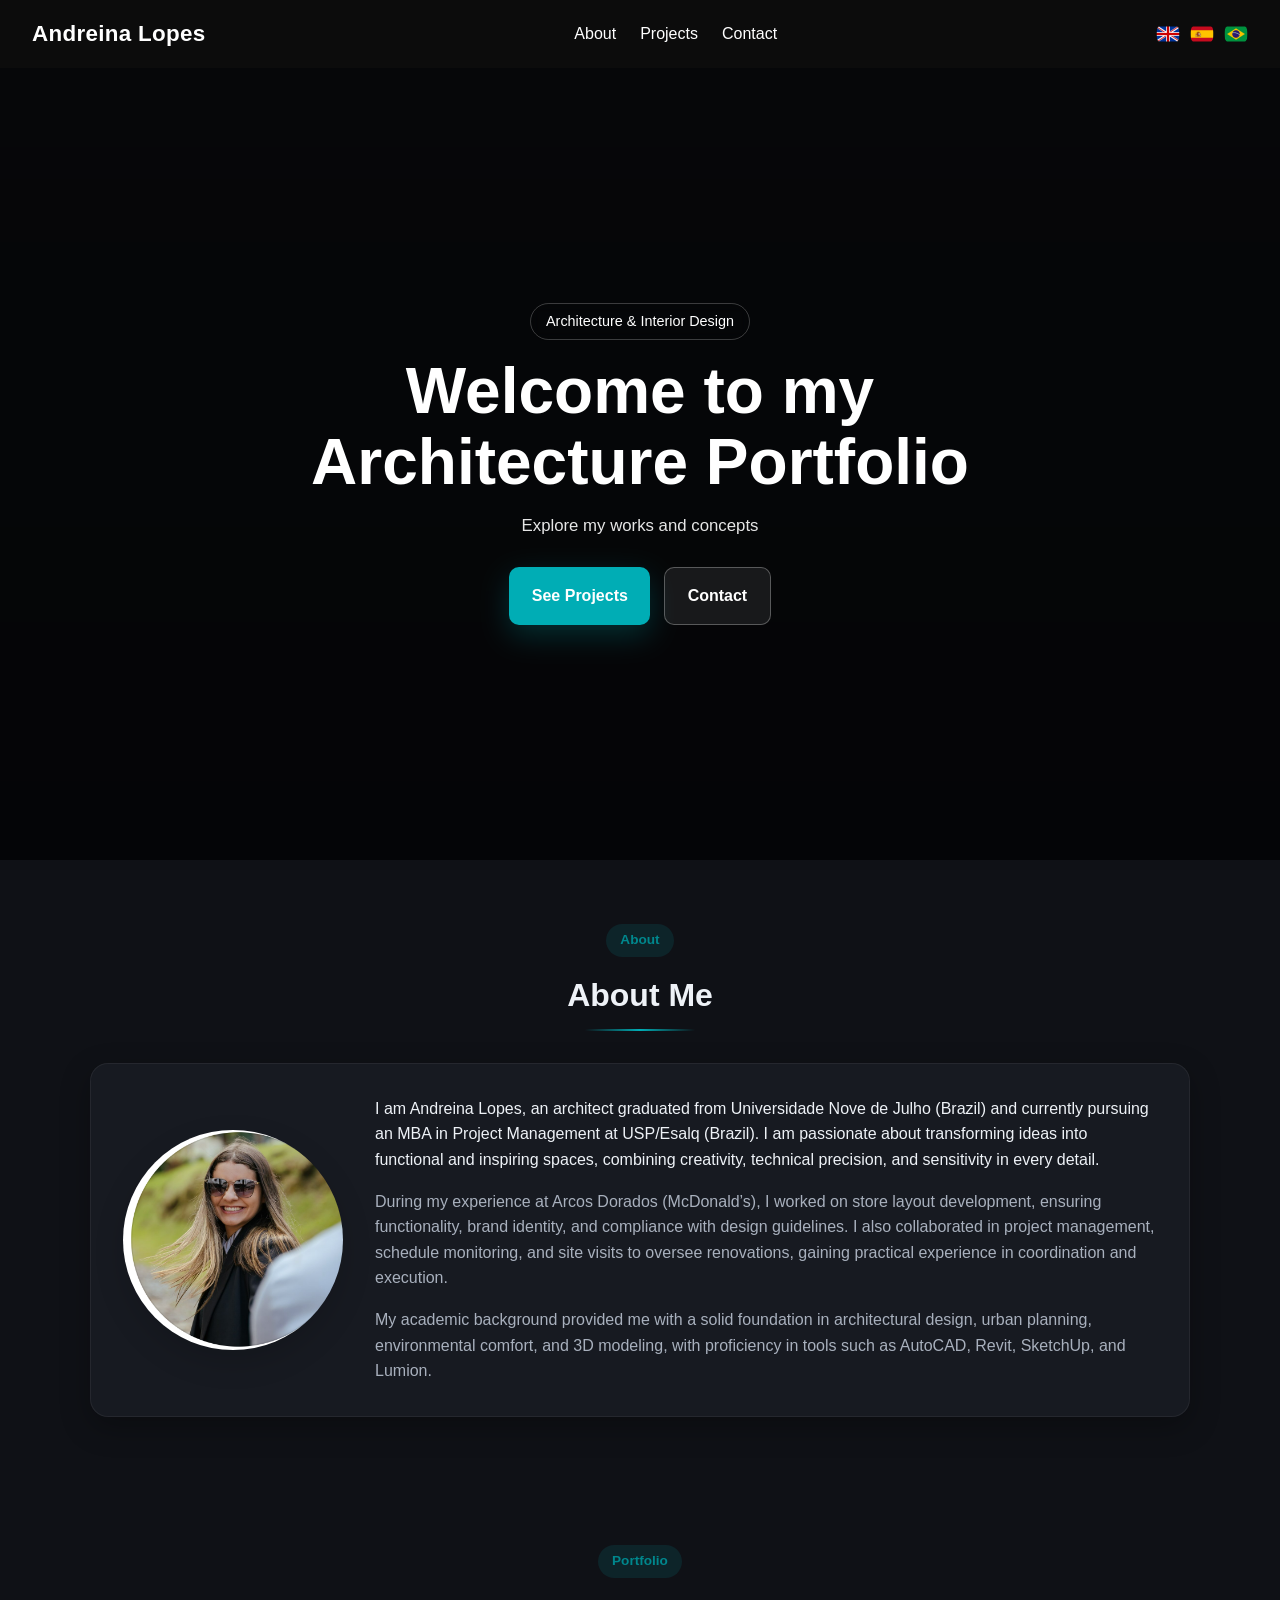
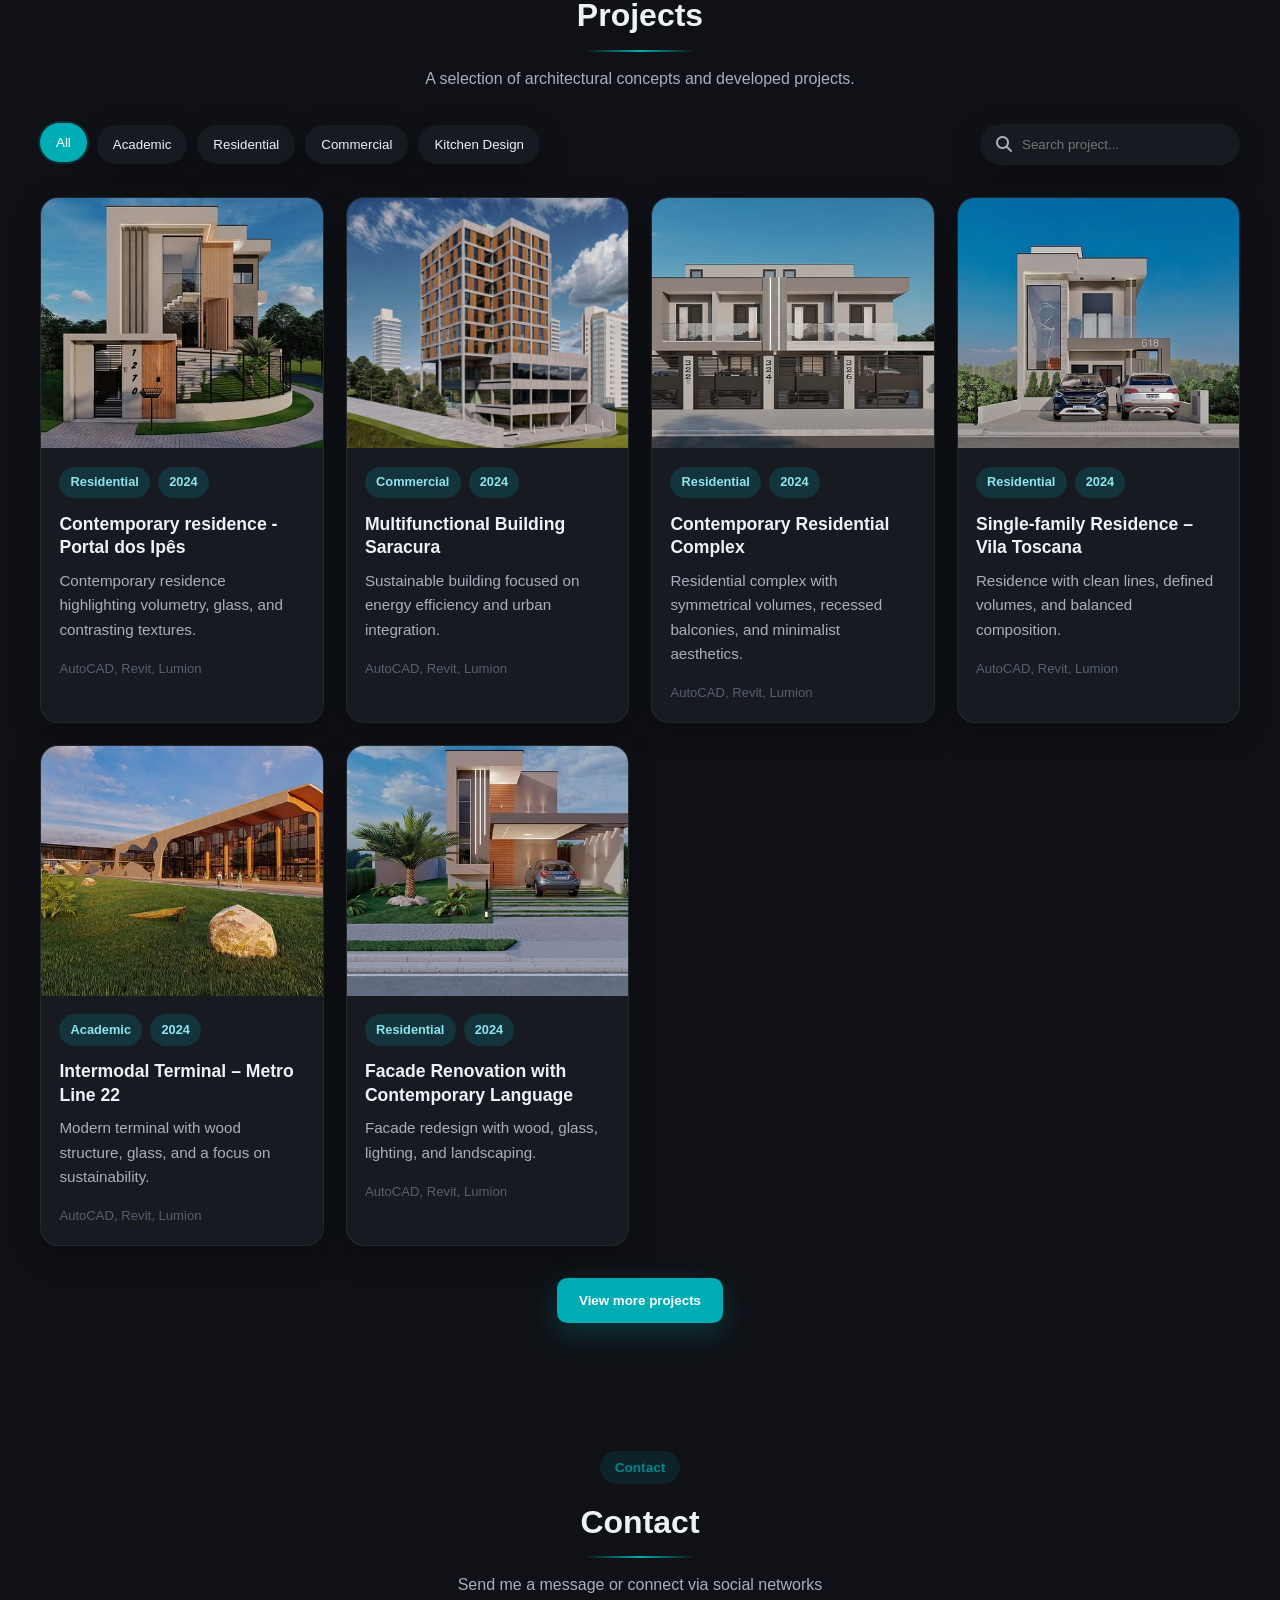
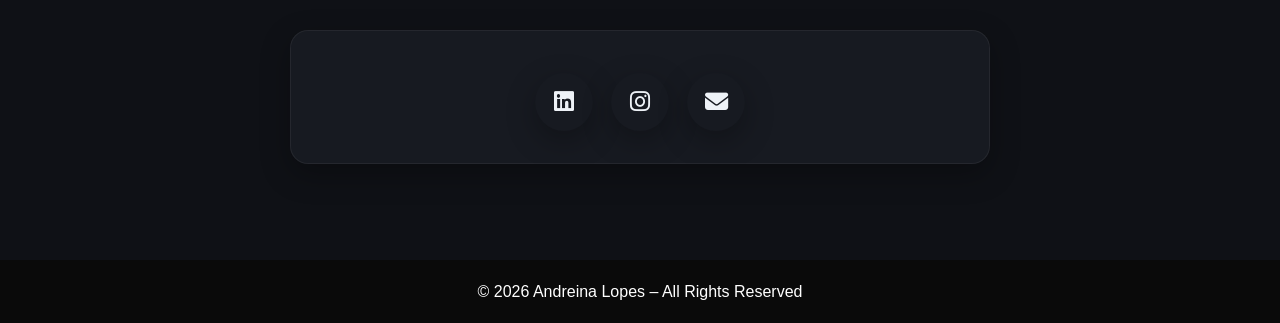
<file: index.html>
<!DOCTYPE html>
<html lang="pt">

<head>
    <meta charset="UTF-8">
    <meta name="viewport" content="width=device-width, initial-scale=1.0">
    <title>Andreina's Portfolio</title>

    <link rel="icon" href="assets/hero/icon.ico">
    <link rel="stylesheet" href="css/style.css">
    <link rel="stylesheet" href="https://cdnjs.cloudflare.com/ajax/libs/font-awesome/6.4.0/css/all.min.css">

    <script src="js/projects-data.js" defer></script>
    <script src="js/script.js" defer></script>
</head>

<body>
    <header>
        <a href="index.html" class="logo">Andreina Lopes</a>

        <div class="menu-toggle" id="menu-toggle">
            <i class="fas fa-bars"></i>
        </div>

        <nav id="navbar">
            <ul>
                <li><a href="#about" id="nav-about">About</a></li>
                <li><a href="#projects" id="nav-projects">Projects</a></li>
                <li><a href="#contact" id="nav-contact">Contact</a></li>
            </ul>
        </nav>

        <div class="lang-switch">
            <img src="assets/flags/flag-en.png" alt="English" data-lang="en">
            <img src="assets/flags/flag-es.png" alt="Español" data-lang="es">
            <img src="assets/flags/flag-pt.png" alt="Português" data-lang="pt">
        </div>
    </header>

    <section class="hero">
        <video class="hero-video" autoplay muted loop playsinline>
        <source src="assets/hero/hero-video.mp4" type="video/mp4">
        Seu navegador não suporta vídeo em HTML5.
    </video>

        <div class="hero-overlay"></div>

        <div class="hero-content">
            <span class="hero-kicker" id="hero-kicker">Architecture & Interior Design</span>
            <h1 id="hero-title">Welcome to my Architecture Portfolio</h1>
            <p id="hero-sub">Explore my works and concepts</p>

            <div class="hero-actions">
                <a href="#projects" class="btn-hero" id="btn-see-projects">See Projects</a>
                <a href="#contact" class="btn-outline" id="btn-contact">Contact</a>
            </div>
        </div>
    </section>


    <section id="about" class="section-reveal">
        <div class="section-heading">
            <span class="section-tag" id="about-tag">About</span>
            <h2 id="about-title">About Me</h2>
        </div>

        <div class="about-container glass-card">
            <div class="about-img">
                <img src="assets/profile/profile.png" alt="Andreina Lopes">
            </div>

            <div class="about-text" id="about-text">
                I am Andreina Lopes, an architect graduated from the Universidade Nove de Julho (Brazil) and currently pursuing an MBA in Project Management at USP/Esalq (Brazil).
            </div>
        </div>
    </section>

    <section id="projects" class="section-reveal">
        <div class="section-heading">
            <span class="section-tag" id="projects-tag">Portfolio</span>
            <h2 id="projects-title">Projects</h2>
            <p class="section-subtitle" id="projects-subtitle">A selection of architectural concepts and developed projects.</p>
        </div>

        <div class="projects-toolbar">
            <div class="filter-buttons" id="filter-buttons">
                <button class="filter-btn active" data-filter="all" id="filter-all">All</button>
                <button class="filter-btn" data-filter="academic" id="filter-academic">Academic</button>
                <button class="filter-btn" data-filter="residential" id="filter-residential">Residential</button>
                <button class="filter-btn" data-filter="commercial" id="filter-commercial">Commercial</button>
                <button class="filter-btn" data-filter="kitchen-design">Kitchen Design</button>
            </div>

            <div class="search-box">
                <i class="fas fa-search"></i>
                <input type="text" id="project-search" placeholder="Search project...">
            </div>
        </div>

        <div class="project-grid" id="project-grid"></div>
        <p class="empty-state" id="empty-state" style="display: none;">No projects found.</p>

        <div class="projects-actions">
            <button id="load-more-projects" class="btn-load-more">Ver mais projetos</button>
        </div>
    </section>

    <section id="contact" class="section-reveal">
        <div class="section-heading">
            <span class="section-tag" id="contact-tag">Contact</span>
            <h2 id="contact-title">Contact</h2>
            <p class="section-subtitle" id="contact-text">Send me a message or connect via social networks</p>
        </div>

        <div class="contact-card glass-card">
            <div class="socials">
                <a href="https://www.linkedin.com/in/andreina-lopes/" target="_blank" class="social-link linkedin" aria-label="LinkedIn">
                    <i class="fa-brands fa-linkedin"></i>
                </a>

                <a href="https://www.instagram.com/andreinalopes_/" target="_blank" class="social-link instagram" aria-label="Instagram">
                    <i class="fa-brands fa-instagram"></i>
                </a>

                <a href="mailto:andreina.lopes935@hotmail.com" class="social-link email" aria-label="Email">
                    <i class="fa-solid fa-envelope"></i>
                </a>
            </div>
        </div>
    </section>

    <footer>
        <p>© 2026 Andreina Lopes – All Rights Reserved</p>
    </footer>

    <div id="dark-mode-toggle" aria-label="Toggle dark mode" title="Toggle dark mode">
        <i class="fas fa-moon"></i>
    </div>
</body>

</html>
</file>
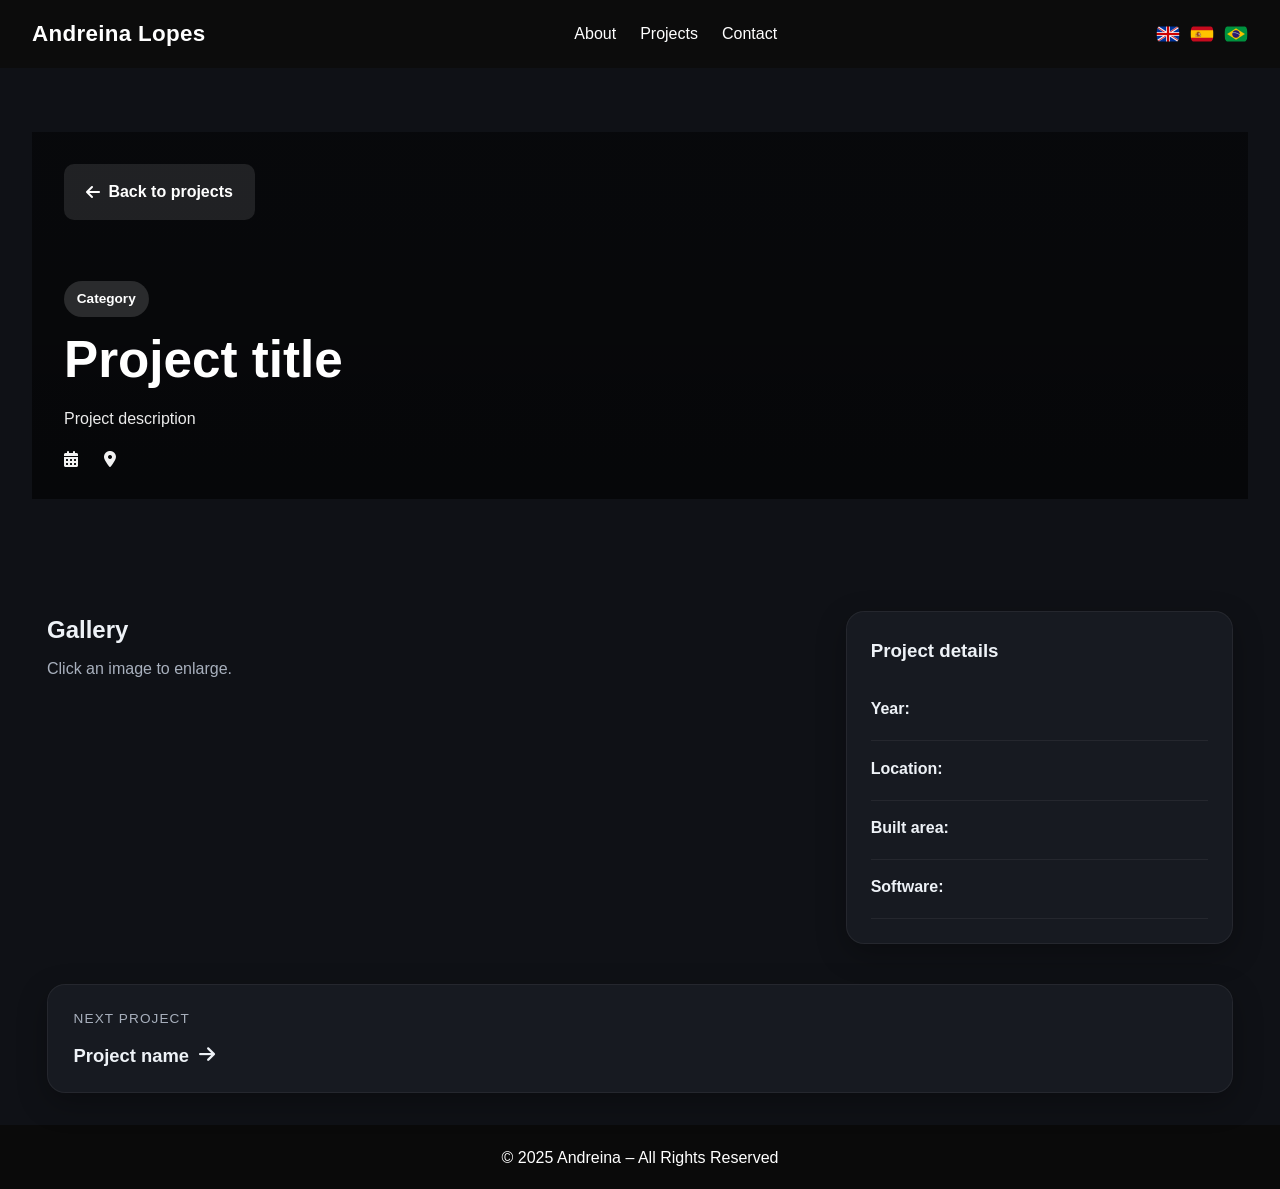
<file: project.html>
<!DOCTYPE html>
<html lang="pt">

<head>
    <meta charset="UTF-8">
    <meta name="viewport" content="width=device-width, initial-scale=1.0">
    <title>Project | Andreina's Portfolio</title>

    <link rel="icon" href="assets/hero/icon.ico">
    <link rel="stylesheet" href="css/style.css">
    <link rel="stylesheet" href="https://cdnjs.cloudflare.com/ajax/libs/font-awesome/6.4.0/css/all.min.css">

    <script src="js/projects-data.js" defer></script>
    <script src="js/script.js" defer></script>
</head>

<body>
    <header>
        <a href="index.html" class="logo">Andreina Lopes</a>

        <div class="menu-toggle" id="menu-toggle">
            <i class="fas fa-bars"></i>
        </div>

        <nav id="navbar">
            <ul>
                <li><a href="index.html#about" id="nav-about">About</a></li>
                <li><a href="index.html#projects" id="nav-projects">Projects</a></li>
                <li><a href="index.html#contact" id="nav-contact">Contact</a></li>
            </ul>
        </nav>

        <div class="lang-switch">
            <img src="assets/flags/flag-en.png" alt="English" data-lang="en">
            <img src="assets/flags/flag-es.png" alt="Español" data-lang="es">
            <img src="assets/flags/flag-pt.png" alt="Português" data-lang="pt">
        </div>
    </header>

    <section class="project-hero">
        <div class="project-hero-overlay">
            <a href="index.html#projects" class="back-link">
                <i class="fas fa-arrow-left"></i>
                <span id="back-to-projects">Back to projects</span>
            </a>

            <div class="project-hero-content">
                <span class="project-category" id="project-category">Category</span>
                <h1 id="project-title">Project title</h1>
                <p id="project-desc">Project description</p>

                <div class="project-meta-inline">
                    <span><i class="fas fa-calendar-alt"></i> <span id="year-value"></span></span>
                    <span><i class="fas fa-location-dot"></i> <span id="location-value"></span></span>
                </div>
            </div>
        </div>
    </section>

    <section class="project-layout">
        <div class="project-main">
            <div class="project-gallery-header">
                <h2 id="gallery-title">Gallery</h2>
                <p id="gallery-subtitle">Click an image to enlarge.</p>
            </div>

            <div class="gallery" id="gallery"></div>
        </div>

        <aside class="project-sidebar glass-card">
            <h3 id="details-title">Project details</h3>

            <ul class="project-info-list">
                <li>
                    <strong id="year-label">Year:</strong>
                    <span id="year-value-side"></span>
                </li>
                <li>
                    <strong id="location-label">Location:</strong>
                    <span id="location-value-side"></span>
                </li>
                <li>
                    <strong id="area-label">Built area:</strong>
                    <span id="area-value"></span>
                </li>
                <li>
                    <strong id="software-label">Software:</strong>
                    <span id="software-value"></span>
                </li>
            </ul>
        </aside>
    </section>

    <section class="next-project-section">
        <div class="next-project-card glass-card" id="next-project-card">
            <span class="next-project-label" id="next-project-label">Next Project</span>
            <a href="#" id="next-project-link" class="next-project-link">
                <span id="next-project-name">Project name</span>
                <i class="fas fa-arrow-right"></i>
            </a>
        </div>
    </section>

    <div id="lightbox" class="lightbox">
        <span class="close">&times;</span>
        <img class="lightbox-content" id="lightbox-img" alt="Expanded project image">
        <div class="lightbox-counter" id="lightbox-counter">1 / 1</div>
        <a class="prev">&#10094;</a>
        <a class="next">&#10095;</a>
    </div>

    <footer>
        <p>© 2025 Andreina – All Rights Reserved</p>
    </footer>

    <div id="dark-mode-toggle" aria-label="Toggle dark mode" title="Toggle dark mode">
        <i class="fas fa-moon"></i>
    </div>
</body>

</html>
</file>
<file: css/style.css>
:root {
    --bg: #f6f7fb;
    --bg-soft: #ffffff;
    --text: #1e2430;
    --text-soft: #667085;
    --primary: #00adb5;
    --primary-dark: #00878d;
    --border: rgba(15, 23, 42, 0.08);
    --shadow: 0 10px 30px rgba(15, 23, 42, 0.08);
    --radius: 18px;
    --header-bg: rgba(17, 17, 17, 0.92);
}

* {
    margin: 0;
    padding: 0;
    box-sizing: border-box;
}

html {
    scroll-behavior: smooth;
}

body {
    font-family: Arial, sans-serif;
    line-height: 1.6;
    background: var(--bg);
    color: var(--text);
}

img {
    max-width: 100%;
    display: block;
}

header {
    display: flex;
    justify-content: space-between;
    align-items: center;
    gap: 1rem;
    padding: 1rem 2rem;
    background: var(--header-bg);
    color: #fff;
    position: sticky;
    top: 0;
    z-index: 999;
    backdrop-filter: blur(12px);
}

header .logo {
    font-size: 1.4rem;
    font-weight: bold;
    letter-spacing: 0.3px;
    white-space: nowrap;
    color: #fff;
    text-decoration: none;
    transition: color 0.3s ease, transform 0.3s ease;
}

header .logo:hover {
    color: var(--primary);
}

nav ul {
    display: flex;
    list-style: none;
    gap: 24px;
}

nav ul li a {
    color: #fff;
    text-decoration: none;
    transition: color 0.3s ease;
}

nav ul li a:hover {
    color: var(--primary);
}

.lang-switch {
    display: flex;
    align-items: center;
}

.lang-switch img {
    width: 24px;
    margin-left: 10px;
    cursor: pointer;
    border-radius: 50%;
    transition: transform 0.25s ease;
}

.lang-switch img:hover {
    transform: scale(1.12);
}

.menu-toggle {
    display: none;
    font-size: 1.8rem;
    cursor: pointer;
    color: #fff;
}

section {
    padding: 4rem 2rem;
}

.section-heading {
    max-width: 900px;
    margin: 0 auto 2rem;
    text-align: center;
}

.section-tag {
    display: inline-block;
    margin-bottom: 0.8rem;
    padding: 0.35rem 0.9rem;
    background: rgba(0, 173, 181, 0.12);
    color: var(--primary-dark);
    border-radius: 999px;
    font-size: 0.85rem;
    font-weight: bold;
}

.section-heading h2 {
    position: relative;
    display: block;
    width: fit-content;
    margin: 0 auto 0.9rem;
    font-size: 2rem;
    padding-bottom: 10px;
}

.section-heading h2::after {
    content: "";
    position: absolute;
    left: 50%;
    bottom: 0;
    width: 0;
    height: 2px;
    background: linear-gradient(90deg, transparent, var(--primary), transparent);
    transform: translateX(-50%);
    transition: width 0.45s ease;
}

.section-reveal.visible .section-heading h2::after {
    width: 110px;
}

.section-subtitle {
    max-width: 650px;
    margin: 0 auto;
    color: var(--text-soft);
}

.hero {
    min-height: 88vh;
    display: flex;
    align-items: center;
    justify-content: center;
    text-align: center;
    padding: 6rem 2rem;
    color: #fff;
    position: relative;
    overflow: hidden;
}

.hero-video {
    position: absolute;
    top: 50%;
    left: 50%;
    width: 100%;
    height: 100%;
    object-fit: cover;
    transform: translate(-50%, -50%);
    z-index: 0;
}

.hero-overlay {
    position: absolute;
    inset: 0;
    background: linear-gradient(rgba(0, 0, 0, 0.58), rgba(0, 0, 0, 0.68));
    z-index: 1;
}

.hero-content {
    max-width: 820px;
    animation: fadeUp 0.9s ease;
    position: relative;
    z-index: 2;
}

.hero-kicker {
    display: inline-block;
    margin-bottom: 1rem;
    padding: 0.4rem 0.95rem;
    border: 1px solid rgba(255, 255, 255, 0.22);
    border-radius: 999px;
    font-size: 0.9rem;
    backdrop-filter: blur(6px);
}

.hero h1 {
    font-size: clamp(2.3rem, 5vw, 4.2rem);
    line-height: 1.1;
    margin-bottom: 1rem;
}

.hero p {
    max-width: 700px;
    margin: 0 auto 1.7rem;
    font-size: 1.05rem;
    color: rgba(255, 255, 255, 0.9);
}

.hero-actions {
    display: flex;
    justify-content: center;
    gap: 14px;
    flex-wrap: wrap;
}

.btn-hero,
.btn-outline,
.back-link {
    position: relative;
    overflow: hidden;
    display: inline-flex;
    align-items: center;
    justify-content: center;
    gap: 8px;
    padding: 0.95rem 1.4rem;
    border-radius: 10px;
    text-decoration: none;
    font-weight: bold;
    transition: all 0.3s ease;
}

.btn-hero::before,
.btn-outline::before,
.back-link::before {
    content: "";
    position: absolute;
    top: 0;
    left: -120%;
    width: 120%;
    height: 2px;
    background: rgba(255, 255, 255, 0.9);
    transition: left 0.4s ease;
}

.btn-hero:hover::before,
.btn-outline:hover::before,
.back-link:hover::before {
    left: 100%;
}

.btn-hero {
    background: var(--primary);
    color: #fff;
    box-shadow: 0 10px 30px rgba(0, 173, 181, 0.25);
}

.btn-hero:hover {
    background: var(--primary-dark);
    transform: translateY(-3px);
}

.btn-outline {
    border: 1px solid rgba(255, 255, 255, 0.28);
    color: #fff;
    background: rgba(255, 255, 255, 0.06);
}

.btn-outline:hover {
    transform: translateY(-3px);
    background: rgba(255, 255, 255, 0.12);
}

.glass-card {
    background: rgba(255, 255, 255, 0.7);
    border: 1px solid rgba(255, 255, 255, 0.5);
    backdrop-filter: blur(12px);
    box-shadow: var(--shadow);
    border-radius: var(--radius);
}

.about-container {
    display: flex;
    align-items: center;
    gap: 2rem;
    flex-wrap: wrap;
    max-width: 1100px;
    margin: 0 auto;
    padding: 2rem;
}

.about-img img {
    width: 220px;
    height: 220px;
    object-fit: cover;
    border-radius: 50%;
    box-shadow: 0 12px 30px rgba(0, 0, 0, 0.15);
}

.about-text {
    flex: 1;
    min-width: 280px;
}

.about-text p {
    margin-top: 1rem;
    color: var(--text-soft);
}

.projects-toolbar {
    max-width: 1200px;
    margin: 0 auto 2rem;
    display: flex;
    gap: 1rem;
    justify-content: space-between;
    align-items: center;
    flex-wrap: wrap;
}

.projects-actions {
    display: flex;
    justify-content: center;
    margin-top: 2rem;
}

.btn-load-more {
    border: none;
    padding: 0.95rem 1.4rem;
    border-radius: 10px;
    background: var(--primary);
    color: #fff;
    font-weight: bold;
    cursor: pointer;
    box-shadow: 0 10px 30px rgba(0, 173, 181, 0.25);
    transition: all 0.3s ease;
}

.btn-load-more:hover {
    background: var(--primary-dark);
    transform: translateY(-3px);
}

body.dark-mode .btn-load-more {
    background: var(--primary);
    color: #fff;
}

body.dark-mode .btn-load-more:hover {
    background: var(--primary-dark);
}

body.dark-mode .card:hover {
    border-color: rgba(0, 173, 181, 0.45);
}

.filter-buttons {
    display: flex;
    gap: 10px;
    flex-wrap: wrap;
}

.filter-btn {
    border: none;
    padding: 0.75rem 1rem;
    border-radius: 999px;
    background: #fff;
    color: var(--text);
    cursor: pointer;
    box-shadow: var(--shadow);
    transition: all 0.25s ease;
}

.filter-btn:hover,
.filter-btn.active {
    background: var(--primary);
    color: #fff;
    transform: translateY(-2px);
}

.search-box {
    display: flex;
    align-items: center;
    gap: 10px;
    background: #fff;
    padding: 0.8rem 1rem;
    border-radius: 999px;
    box-shadow: var(--shadow);
    min-width: 260px;
}

.search-box i {
    color: var(--text-soft);
}

.search-box input {
    border: none;
    outline: none;
    width: 100%;
    background: transparent;
    color: var(--text);
}

.project-grid {
    max-width: 1200px;
    margin: 0 auto;
    display: grid;
    grid-template-columns: repeat(auto-fit, minmax(280px, 1fr));
    gap: 22px;
}

.card {
    position: relative;
    border-radius: 18px;
    overflow: hidden;
    background: #fff;
    box-shadow: var(--shadow);
    border: 1px solid var(--border);
    transition: transform 0.35s ease, box-shadow 0.35s ease, border-color 0.35s ease;
}

.card::before,
.card::after {
    content: "";
    position: absolute;
    width: 34px;
    height: 34px;
    opacity: 0;
    transition: opacity 0.35s ease, transform 0.35s ease;
    pointer-events: none;
    z-index: 3;
}

.card::before {
    top: 12px;
    left: 12px;
    border-top: 2px solid var(--primary);
    border-left: 2px solid var(--primary);
    transform: translate(-6px, -6px);
}

.card::after {
    bottom: 12px;
    right: 12px;
    border-bottom: 2px solid var(--primary);
    border-right: 2px solid var(--primary);
    transform: translate(6px, 6px);
}

.card:hover {
    transform: translateY(-8px);
    box-shadow: 0 20px 45px rgba(15, 23, 42, 0.14);
    border-color: rgba(0, 173, 181, 0.35);
}

.card:hover::before,
.card:hover::after {
    opacity: 1;
    transform: translate(0, 0);
}

.card a {
    text-decoration: none;
    color: inherit;
    display: block;
}

.card-image-wrap {
    position: relative;
    overflow: hidden;
}

.card img {
    width: 100%;
    height: 250px;
    object-fit: cover;
    transition: transform 0.5s ease;
}

.card:hover img {
    transform: scale(1.06);
}

.card-overlay {
    position: absolute;
    inset: 0;
    background: linear-gradient(to top, rgba(0, 0, 0, 0.58), rgba(0, 0, 0, 0.12));
    display: flex;
    align-items: flex-end;
    justify-content: flex-start;
    padding: 1rem;
    opacity: 0;
    transition: opacity 0.3s ease;
}

.card:hover .card-overlay {
    opacity: 1;
}

.card-view {
    color: #fff;
    font-weight: bold;
    background: rgba(255, 255, 255, 0.16);
    padding: 0.45rem 0.8rem;
    border-radius: 999px;
    backdrop-filter: blur(6px);
}

.card-info {
    padding: 1.15rem;
}

.card-top-meta,
.card-bottom-meta {
    display: flex;
    flex-wrap: wrap;
    gap: 8px;
}

.card-top-meta {
    margin-bottom: 0.9rem;
}

.card-bottom-meta {
    margin-top: 1rem;
}

.badge {
    display: inline-flex;
    padding: 0.35rem 0.7rem;
    border-radius: 999px;
    background: rgba(0, 173, 181, 0.1);
    color: var(--primary-dark);
    font-size: 0.8rem;
    font-weight: bold;
}

.card-info h3 {
    font-size: 1.1rem;
    line-height: 1.35;
    margin-bottom: 0.55rem;
}

.card-info p {
    color: var(--text-soft);
    font-size: 0.95rem;
}

.card-bottom-meta span {
    font-size: 0.82rem;
    color: #556070;
}

.empty-state {
    text-align: center;
    margin-top: 1.5rem;
    color: var(--text-soft);
}

#contact {
    text-align: center;
}

.contact-card {
    max-width: 700px;
    margin: 0 auto;
    padding: 2rem;
}

.socials {
    margin-top: 0.6rem;
    display: flex;
    justify-content: center;
    gap: 18px;
}

.socials a {
    width: 58px;
    height: 58px;
    display: inline-flex;
    align-items: center;
    justify-content: center;
    border-radius: 50%;
    background: #fff;
    color: var(--text);
    font-size: 1.45rem;
    box-shadow: var(--shadow);
    text-decoration: none;
    transition: transform 0.3s ease, background 0.3s ease, color 0.3s ease, box-shadow 0.3s ease;
}

.socials a:hover {
    transform: translateY(-4px) scale(1.08);
}

.socials a.linkedin:hover {
    background: #0a66c2;
    color: #fff;
    box-shadow: 0 10px 25px rgba(10, 102, 194, 0.35);
}

.socials a.instagram:hover {
    background: linear-gradient(135deg, #f58529, #dd2a7b, #8134af, #515bd4);
    color: #fff;
    box-shadow: 0 10px 25px rgba(221, 42, 123, 0.35);
}

.socials a.email:hover {
    background: var(--primary);
    color: #fff;
    box-shadow: 0 10px 25px rgba(0, 173, 181, 0.35);
}

footer {
    text-align: center;
    padding: 1.2rem;
    background: #111;
    color: #fff;
    margin-top: 2rem;
}

.project-hero {
    min-height: 55vh;
    background-position: center;
    background-size: cover;
    background-repeat: no-repeat;
    display: flex;
    align-items: stretch;
}

.project-hero-overlay {
    width: 100%;
    padding: 2rem;
    background: linear-gradient(rgba(0, 0, 0, 0.5), rgba(0, 0, 0, 0.6));
    color: #fff;
    display: flex;
    flex-direction: column;
    justify-content: space-between;
}

.back-link {
    align-self: flex-start;
    margin-bottom: 2rem;
    background: rgba(255, 255, 255, 0.1);
    color: #fff;
}

.back-link:hover {
    background: rgba(255, 255, 255, 0.18);
    transform: translateY(-2px);
}

.project-hero-content {
    max-width: 900px;
}

.project-category {
    display: inline-block;
    margin-bottom: 0.9rem;
    padding: 0.45rem 0.8rem;
    border-radius: 999px;
    background: rgba(255, 255, 255, 0.14);
    font-size: 0.85rem;
    font-weight: bold;
}

.project-hero-content h1 {
    font-size: clamp(2rem, 4vw, 3.4rem);
    line-height: 1.15;
    margin-bottom: 1rem;
}

.project-hero-content p {
    max-width: 760px;
    color: rgba(255, 255, 255, 0.92);
}

.project-meta-inline {
    margin-top: 1.2rem;
    display: flex;
    gap: 18px;
    flex-wrap: wrap;
}

.project-meta-inline span {
    display: inline-flex;
    align-items: center;
    gap: 8px;
    color: rgba(255, 255, 255, 0.95);
}

.project-layout {
    max-width: 1250px;
    margin: 0 auto;
    padding: 3rem 2rem 0;
    display: grid;
    grid-template-columns: 2fr 1fr;
    gap: 24px;
}

.project-main {
    min-width: 0;
}

.project-gallery-header {
    margin-bottom: 1.4rem;
}

.project-gallery-header h2 {
    margin-bottom: 0.4rem;
}

.project-gallery-header p {
    color: var(--text-soft);
}

.project-sidebar {
    padding: 1.5rem;
    align-self: start;
    position: sticky;
    top: 100px;
}

.project-sidebar h3 {
    margin-bottom: 1rem;
}

.project-info-list {
    list-style: none;
}

.project-info-list li {
    display: flex;
    flex-direction: column;
    gap: 4px;
    padding: 0.9rem 0;
    border-bottom: 1px solid var(--border);
}

.next-project-section {
    max-width: 1250px;
    margin: 2.5rem auto 0;
    padding: 0 2rem;
}

.next-project-card {
    padding: 1.4rem 1.6rem;
    display: flex;
    flex-direction: column;
    gap: 0.7rem;
}

.next-project-label {
    font-size: 0.85rem;
    color: var(--text-soft);
    text-transform: uppercase;
    letter-spacing: 0.08em;
}

.next-project-link {
    display: inline-flex;
    align-items: center;
    gap: 10px;
    font-size: 1.15rem;
    font-weight: bold;
    color: var(--text);
    text-decoration: none;
    transition: color 0.3s ease, transform 0.3s ease;
}

.next-project-link:hover {
    color: var(--primary);
    transform: translateX(4px);
}

.gallery {
    display: grid;
    grid-template-columns: repeat(2, minmax(0, 1fr));
    gap: 16px;
}

.featured-image {
    grid-column: 1 / -1;
    height: 520px;
}

.img-wrapper {
    position: relative;
    overflow: hidden;
    border-radius: 14px;
    cursor: pointer;
    box-shadow: var(--shadow);
    height: 320px;
    background: #111;
}

.img-wrapper img {
    width: 100%;
    height: 100%;
    object-fit: cover;
    transition: transform 0.35s ease;
}

.img-wrapper {
    position: relative;
    overflow: hidden;
    border-radius: 14px;
    cursor: pointer;
    box-shadow: var(--shadow);
}

.img-wrapper img {
    width: 100%;
    height: 280px;
    object-fit: cover;
    transition: transform 0.35s ease;
}

.img-wrapper:hover img {
    transform: scale(1.06);
}

.zoom-icon {
    position: absolute;
    top: 50%;
    left: 50%;
    transform: translate(-50%, -50%) scale(0.8);
    opacity: 0;
    color: #fff;
    font-size: 2rem;
    pointer-events: none;
    transition: all 0.3s ease;
}

.img-wrapper::before {
    content: "";
    position: absolute;
    inset: 0;
    background: rgba(0, 0, 0, 0.34);
    opacity: 0;
    transition: opacity 0.3s ease;
}

.img-wrapper:hover::before {
    opacity: 1;
}

.img-wrapper:hover .zoom-icon {
    opacity: 1;
    transform: translate(-50%, -50%) scale(1);
}

.lightbox {
    display: none;
    position: fixed;
    z-index: 3000;
    padding-top: 60px;
    inset: 0;
    background: rgba(0, 0, 0, 0.92);
}

.lightbox img {
    margin: auto;
    display: block;
    width: 80vw;
    height: 80vh;
    object-fit: contain;
    border-radius: 8px;
}


/*
.lightbox img {
    margin: auto;
    display: block;
    width: 70vw;   se para reduzir o tamanho da imagem na tela, altere para 60vw
    height: 70vh;  se para reduzir o tamanho da imagem na tela, altere para 60vh 
    object-fit: contain;
    border-radius: 12px;
    background: #111;
    padding: 10px;
}
*/

.lightbox .close {
    position: absolute;
    top: 20px;
    right: 35px;
    color: #fff;
    font-size: 40px;
    font-weight: bold;
    cursor: pointer;
}

.lightbox .prev,
.lightbox .next {
    cursor: pointer;
    position: absolute;
    top: 50%;
    padding: 16px;
    color: white;
    font-weight: bold;
    font-size: 30px;
    user-select: none;
    transform: translateY(-50%);
}

.lightbox .prev {
    left: 10px;
}

.lightbox .next {
    right: 10px;
}

.project-not-found {
    text-align: center;
    padding: 4rem 1rem;
}

.section-reveal {
    opacity: 0;
    transform: translateY(28px);
    transition: all 0.7s ease;
}

.section-reveal.visible {
    opacity: 1;
    transform: translateY(0);
}

.reveal-card {
    opacity: 0;
    transform: translateY(20px);
    animation: cardReveal 0.65s ease forwards;
}

.lightbox-counter {
    position: absolute;
    bottom: 25px;
    left: 50%;
    transform: translateX(-50%);
    padding: 8px 14px;
    border-radius: 999px;
    background: rgba(255, 255, 255, 0.12);
    color: #fff;
    font-size: 0.95rem;
    font-weight: bold;
    backdrop-filter: blur(6px);
}

.lightbox .prev.disabled,
.lightbox .next.disabled {
    opacity: 0.3;
    pointer-events: none;
}

#dark-mode-toggle {
    position: fixed;
    bottom: 2rem;
    right: 2rem;
    width: 54px;
    height: 54px;
    background-color: #fff;
    color: #333;
    border-radius: 50%;
    display: none;
    /* ocultado propositalmente — mude para "display: flex" para reativar o botão de troca de tema */
    justify-content: center;
    align-items: center;
    cursor: pointer;
    box-shadow: var(--shadow);
    z-index: 999;
    transition: all 0.3s ease;
}

#dark-mode-toggle i {
    font-size: 1.2rem;
}

body.dark-mode {
    --bg: #0f1116;
    --bg-soft: #171a21;
    --text: #eef2f7;
    --text-soft: #a8b0bd;
    --border: rgba(255, 255, 255, 0.06);
    --shadow: 0 10px 30px rgba(0, 0, 0, 0.28);
    --header-bg: rgba(12, 12, 12, 0.92);
}

body.dark-mode .glass-card,
body.dark-mode .card,
body.dark-mode .filter-btn,
body.dark-mode .search-box,
body.dark-mode .socials a,
body.dark-mode #dark-mode-toggle {
    background: var(--bg-soft);
    color: var(--text);
    border-color: var(--border);
}

body.dark-mode .filter-btn:hover,
body.dark-mode .filter-btn.active {
    background: var(--primary);
    color: #fff;
    border-color: var(--primary);
    box-shadow: 0 0 0 2px rgba(0, 173, 181, 0.18);
}

body.dark-mode .badge {
    background: rgba(0, 173, 181, 0.18);
    color: #8ce5ea;
}

body.dark-mode .card-info p,
body.dark-mode .section-subtitle,
body.dark-mode .project-gallery-header p,
body.dark-mode .about-text p,
body.dark-mode .empty-state {
    color: var(--text-soft);
}

body.dark-mode .btn-outline {
    background: rgba(255, 255, 255, 0.08);
}

body.dark-mode footer {
    background: #0a0a0a;
}

@keyframes fadeUp {
    from {
        opacity: 0;
        transform: translateY(22px);
    }
    to {
        opacity: 1;
        transform: translateY(0);
    }
}

@keyframes cardReveal {
    to {
        opacity: 1;
        transform: translateY(0);
    }
}

@media (max-width: 992px) {
    .project-layout {
        grid-template-columns: 1fr;
    }
    .project-sidebar {
        position: static;
    }
}

@media (max-width: 768px) {
    header {
        flex-wrap: wrap;
    }
    .menu-toggle {
        display: block;
        margin-left: auto;
    }
    nav {
        position: absolute;
        top: 72px;
        left: 0;
        width: 100%;
        background: #111;
        display: none;
        flex-direction: column;
    }
    nav.active {
        display: flex;
    }
    nav ul {
        flex-direction: column;
        width: 100%;
        padding: 1rem 0;
        gap: 12px;
    }
    nav ul li {
        text-align: center;
    }
    .lang-switch {
        width: 100%;
        justify-content: center;
        margin-top: 0.5rem;
    }
    .hero {
        min-height: 76vh;
    }
    .about-container {
        text-align: center;
        justify-content: center;
        padding: 1.5rem;
    }
    .about-img img {
        width: 180px;
        height: 180px;
    }
    .projects-toolbar {
        align-items: stretch;
    }
    .search-box {
        min-width: 100%;
    }
    .project-hero-overlay {
        padding: 1.4rem;
    }
    .project-layout {
        padding: 2rem 1rem 0;
    }
    section {
        padding: 3rem 1rem;
    }
    .gallery {
        grid-template-columns: 1fr;
    }
    .featured-image {
        height: 340px;
    }
    .img-wrapper {
        height: 260px;
    }
}
</file>
